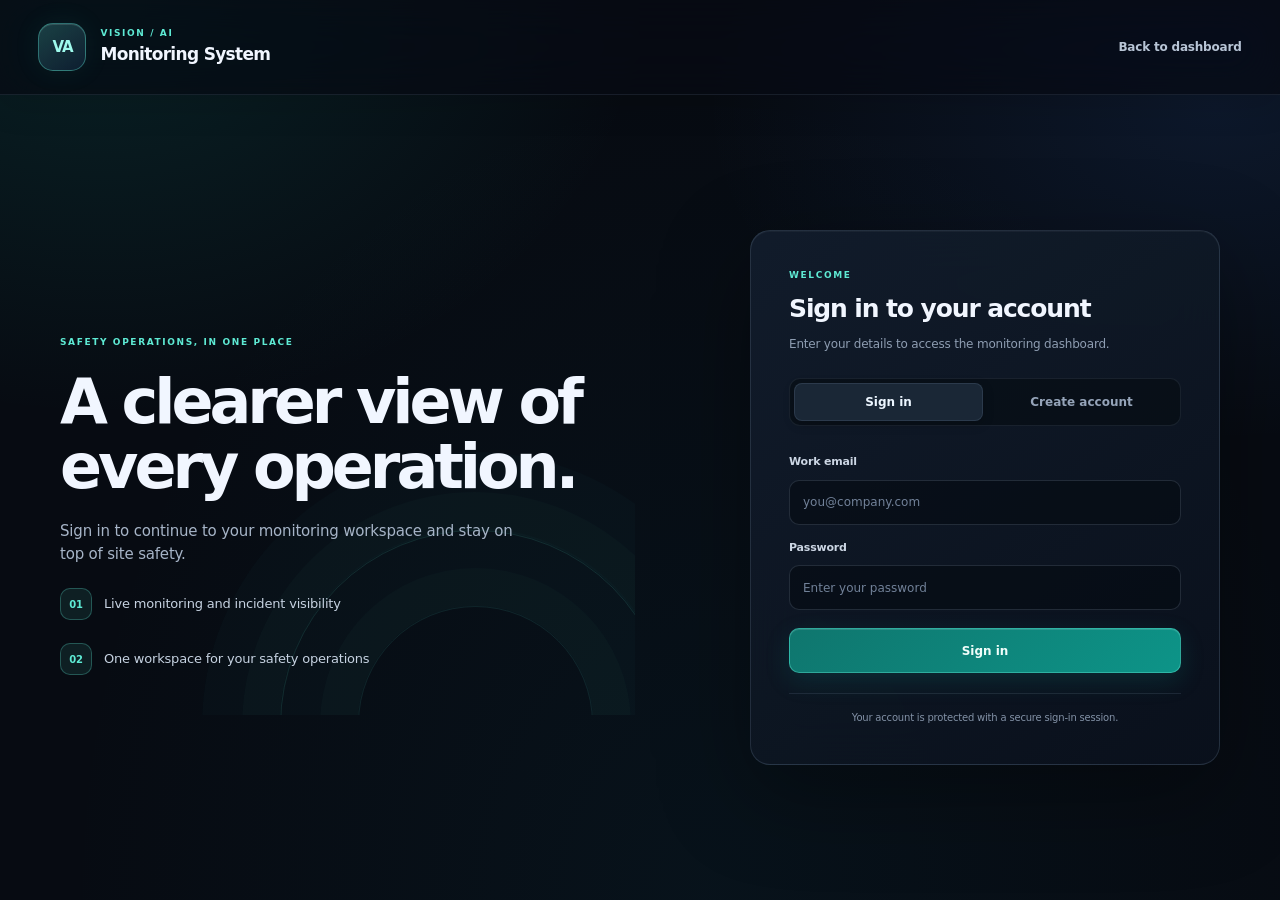
<file: frontend/auth.html>
<!DOCTYPE html>
<html lang="en">

<head>
    <meta charset="UTF-8">
    <meta name="viewport" content="width=device-width, initial-scale=1.0">
    <meta name="theme-color" content="#0a0d13">
    <title>Sign in | Vision-AI Monitoring System</title>
    <link rel="stylesheet" href="css/style.css">
</head>

<body class="auth-page">
    <header class="header">
        <div class="header-content">
            <a class="auth-brand" href="index.html" aria-label="Vision-AI Monitoring System home">
                <span class="brand-mark" aria-hidden="true">VA</span>
                <span class="brand-copy">
                    <span class="eyebrow">VISION / AI</span>
                    <span class="auth-brand-title">Monitoring System</span>
                </span>
            </a>
            <a class="auth-back-link" href="index.html">Back to dashboard</a>
        </div>
    </header>

    <main class="auth-layout">
        <section class="auth-intro" aria-labelledby="auth-intro-title">
            <p class="eyebrow">SAFETY OPERATIONS, IN ONE PLACE</p>
            <h1 id="auth-intro-title">A clearer view of every operation.</h1>
            <p>Sign in to continue to your monitoring workspace and stay on top of site safety.</p>
            <div class="auth-feature">
                <span class="auth-feature-mark" aria-hidden="true">01</span>
                <span>Live monitoring and incident visibility</span>
            </div>
            <div class="auth-feature">
                <span class="auth-feature-mark" aria-hidden="true">02</span>
                <span>One workspace for your safety operations</span>
            </div>
            <div class="auth-orbit auth-orbit-one" aria-hidden="true"></div>
            <div class="auth-orbit auth-orbit-two" aria-hidden="true"></div>
        </section>

        <section class="auth-card" aria-labelledby="auth-title">
            <div class="auth-card-heading">
                <p class="eyebrow">WELCOME</p>
                <h2 id="auth-title">Sign in to your account</h2>
                <p id="auth-description">Enter your details to access the monitoring dashboard.</p>
            </div>

            <div class="auth-tabs" role="tablist" aria-label="Account access">
                <button id="login-tab" class="auth-tab is-active" type="button" role="tab"
                    aria-selected="true" aria-controls="login-panel" data-auth-mode="login">
                    Sign in
                </button>
                <button id="register-tab" class="auth-tab" type="button" role="tab"
                    aria-selected="false" aria-controls="register-panel" data-auth-mode="register" tabindex="-1">
                    Create account
                </button>
            </div>

            <form id="login-panel" class="auth-form" role="tabpanel" tabindex="0" aria-labelledby="login-tab">
                <label for="login-email">Work email</label>
                <input id="login-email" name="email" type="email" autocomplete="username"
                    placeholder="you@company.com" required>

                <div class="auth-label-row">
                    <label for="login-password">Password</label>
                </div>
                <input id="login-password" name="password" type="password" autocomplete="current-password"
                    placeholder="Enter your password" required>

                <button class="auth-submit" type="submit">Sign in</button>
            </form>

            <form id="register-panel" class="auth-form" role="tabpanel" tabindex="0"
                aria-labelledby="register-tab" hidden>
                <label for="register-name">Full name</label>
                <input id="register-name" name="name" type="text" autocomplete="name"
                    placeholder="Your name" required>

                <label for="register-email">Work email</label>
                <input id="register-email" name="email" type="email" autocomplete="email"
                    placeholder="you@company.com" required>

                <label for="register-password">Password</label>
                <input id="register-password" name="password" type="password" autocomplete="new-password"
                    minlength="8" placeholder="At least 8 characters" required>

                <label for="register-confirm-password">Confirm password</label>
                <input id="register-confirm-password" name="confirmPassword" type="password"
                    autocomplete="new-password" minlength="8" placeholder="Re-enter your password" required>

                <button class="auth-submit" type="submit">Create account</button>
            </form>

            <p id="auth-status" class="auth-status" role="status" aria-live="polite" hidden></p>
            <p class="auth-service-note">Your account is protected with a secure sign-in session.</p>
        </section>
    </main>

    <script src="js/auth.js"></script>
</body>

</html>
</file>
<file: frontend/css/style.css>
* {
    box-sizing: border-box;
    margin: 0;
    padding: 0;
}


:root {
    color-scheme: dark;
    --page: #0a0d13;
    --surface: #111722;
    --surface-raised: #161e2b;
    --surface-soft: #0e141e;
    --line: rgba(162, 179, 204, 0.14);
    --line-strong: rgba(162, 179, 204, 0.23);
    --ink: #edf2fa;
    --muted: #8b98ab;
    --accent: #43d3c2;
    --accent-strong: #147f79;
    --accent-hover: #19968d;
    --accent-soft: rgba(67, 211, 194, 0.11);
    --accent-line: rgba(67, 211, 194, 0.3);
    --danger: #f49a9e;
    --danger-soft: rgba(240, 120, 125, 0.1);
    --danger-line: rgba(240, 120, 125, 0.27);
    --shadow: 0 24px 70px rgba(0, 0, 0, 0.28);
}


body {
    min-height: 100vh;
    color: var(--ink);
    background:
        radial-gradient(ellipse at 12% -10%, rgba(48, 113, 123, 0.19), transparent 42%),
        radial-gradient(ellipse at 95% 38%, rgba(45, 138, 127, 0.09), transparent 34%),
        var(--page);
    font-family: Inter, ui-sans-serif, system-ui, -apple-system, BlinkMacSystemFont, "Segoe UI", sans-serif;
    line-height: 1.5;
    -webkit-font-smoothing: antialiased;
}


button {
    font: inherit;
}


.header {
    border-bottom: 1px solid var(--line);
    background: rgba(10, 13, 19, 0.82);
    -webkit-backdrop-filter: blur(18px);
    backdrop-filter: blur(18px);
}


.header-content {
    display: flex;
    align-items: center;
    gap: 15px;
    max-width: 1760px;
    min-height: 88px;
    margin: 0 auto;
    padding: 16px 28px;
}


.brand-mark {
    display: grid;
    width: 44px;
    height: 44px;
    flex: 0 0 44px;
    place-items: center;
    border: 1px solid var(--accent-line);
    border-radius: 13px;
    background: linear-gradient(145deg, rgba(67, 211, 194, 0.2), rgba(67, 211, 194, 0.05));
    color: #79e8db;
    font-size: 15px;
    font-weight: 800;
    letter-spacing: -0.06em;
}


.brand-copy h1 {
    margin-top: 1px;
    font-size: 17px;
    font-weight: 680;
    letter-spacing: -0.025em;
    line-height: 1.3;
}


.brand-copy > p:last-child {
    margin-top: 3px;
    color: var(--muted);
    font-size: 12px;
}


.eyebrow {
    color: #9ba8bb;
    font-size: 10px;
    font-weight: 750;
    letter-spacing: 0.14em;
    line-height: 1.4;
}


.brand-copy .eyebrow {
    color: #70dcd0;
}


.header-badge,
.feed-label {
    display: inline-flex;
    align-items: center;
    gap: 9px;
    border: 1px solid var(--line);
    border-radius: 999px;
    color: #b7c2d2;
    font-size: 11px;
    font-weight: 600;
}


.header-badge {
    margin-left: auto;
    padding: 8px 12px;
    background: rgba(255, 255, 255, 0.025);
}


.header-auth-links {
    display: flex;
    align-items: center;
    gap: 8px;
    margin-left: 6px;
}


.header-auth-links a {
    padding: 8px 11px;
    border: 1px solid transparent;
    border-radius: 8px;
    color: #c5d0df;
    font-size: 12px;
    font-weight: 650;
    text-decoration: none;
    white-space: nowrap;
}


.header-auth-links a:hover {
    color: var(--ink);
    background: rgba(255, 255, 255, 0.05);
}


.header-auth-links .header-auth-primary {
    border-color: var(--accent-line);
    background: var(--accent-soft);
    color: #9ae8df;
}


.header-auth-links .header-auth-primary:hover {
    background: rgba(67, 211, 194, 0.18);
}

.header-auth-links #account-name {
    max-width: 230px;
    overflow: hidden;
    color: #b7c5d7;
    font-size: 11px;
    text-overflow: ellipsis;
    white-space: nowrap;
}

.header-auth-links #logout-button {
    padding: 8px 11px;
    border: 1px solid var(--line-strong);
    border-radius: 8px;
    background: rgba(255, 255, 255, 0.035);
    color: #c5d0df;
    cursor: pointer;
    font: inherit;
    font-size: 11px;
    font-weight: 650;
}


.header-indicator,
.feed-indicator {
    width: 7px;
    height: 7px;
    border-radius: 50%;
    background: #75869a;
}


.container {
    display: grid;
    grid-template-columns: minmax(0, 1.7fr) minmax(370px, 0.9fr);
    align-items: start;
    max-width: 1760px;
    gap: 24px;
    margin: 0 auto;
    padding: 30px clamp(24px, 3vw, 52px) 56px;
}


.dashboard-sidebar {
    display: grid;
    min-width: 0;
    gap: 18px;
}


.monitoring-section,
.incidents-section,
.stat-card {
    border: 1px solid var(--line);
    border-radius: 16px;
    background: linear-gradient(145deg, rgba(20, 28, 40, 0.96), rgba(15, 21, 31, 0.96));
    box-shadow: var(--shadow);
}


.monitoring-section,
.incidents-section {
    padding: 24px;
}


.section-heading,
.incidents-heading {
    display: flex;
    align-items: center;
    justify-content: space-between;
    gap: 18px;
}


.monitoring-heading {
    margin-bottom: 18px;
}


.section-heading h2,
.incidents-heading h2 {
    margin-top: 5px;
    font-size: 19px;
    font-weight: 680;
    letter-spacing: -0.035em;
}


.section-description {
    margin-top: 4px;
    color: var(--muted);
    font-size: 12px;
}


.feed-label {
    flex: 0 0 auto;
    padding: 7px 11px;
    border-color: var(--accent-line);
    background: var(--accent-soft);
    color: #9ae8df;
}


.video-wrapper {
    position: relative;
    width: 100%;
    overflow: hidden;
    border: 1px solid var(--line-strong);
    border-radius: 11px;
    background:
        radial-gradient(ellipse at center, rgba(36, 49, 67, 0.3), transparent 62%),
        #080b10;
}


.video-wrapper img {
    display: block;
    width: 100%;
    max-height: 600px;
    object-fit: contain;
}


#zone-canvas {
    position: absolute;
    top: 0;
    left: 0;
    width: 100%;
    height: 100%;
    cursor: crosshair;
}


.zone-footer {
    display: flex;
    align-items: center;
    justify-content: space-between;
    gap: 14px;
    margin-top: 15px;
}


.zone-controls {
    display: flex;
    flex-wrap: wrap;
    gap: 9px;
}


.zone-controls button,
.delete-all-incidents-button,
.delete-incident-button,
.load-more-button {
    min-height: 38px;
    border: 1px solid var(--line-strong);
    border-radius: 8px;
    color: var(--ink);
    cursor: pointer;
    font-size: 12px;
    font-weight: 650;
    transition: border-color 150ms ease, background-color 150ms ease, transform 150ms ease;
}


.zone-controls button {
    padding: 8px 13px;
}


#save-zone {
    border-color: rgba(67, 211, 194, 0.58);
    background: var(--accent-strong);
    color: white;
}


#save-zone:hover,
#clear-zone:hover,
.delete-all-incidents-button:hover:not(:disabled),
.delete-incident-button:hover:not(:disabled),
.load-more-button:hover {
    transform: translateY(-1px);
}


#save-zone:hover {
    background: var(--accent-hover);
}


#clear-zone {
    background: rgba(255, 255, 255, 0.035);
}


#clear-zone:hover {
    border-color: var(--line-strong);
    background: rgba(255, 255, 255, 0.08);
}


#zone-status {
    min-height: 18px;
    color: #a9b6c8;
    font-size: 12px;
    text-align: right;
}


.statistics {
    display: grid;
    grid-template-columns: repeat(2, minmax(0, 1fr));
    gap: 12px;
}


.stat-card {
    position: relative;
    min-height: 136px;
    padding: 17px;
    overflow: hidden;
}


.stat-card::after {
    position: absolute;
    right: -36px;
    bottom: -78px;
    width: 170px;
    height: 170px;
    border: 1px solid rgba(67, 211, 194, 0.1);
    border-radius: 50%;
    content: "";
    pointer-events: none;
}


.stat-topline {
    display: flex;
    align-items: center;
    justify-content: space-between;
}


.stat-icon {
    display: grid;
    width: 31px;
    height: 31px;
    place-items: center;
    border: 1px solid var(--line);
    border-radius: 9px;
    color: #b6c2d2;
    font-size: 13px;
    font-weight: 750;
}


.open-stat .stat-icon {
    border-color: var(--danger-line);
    background: var(--danger-soft);
    color: var(--danger);
}


.stat-card h2 {
    margin-top: 12px;
    font-size: 34px;
    font-weight: 720;
    letter-spacing: -0.06em;
    line-height: 1;
    font-variant-numeric: tabular-nums;
}


.open-stat h2 {
    color: var(--danger);
}


.stat-label {
    margin-top: 7px;
    color: var(--muted);
    font-size: 12px;
}


.incidents-heading {
    margin-bottom: 17px;
}


#incident-list {
    max-height: min(64vh, 760px);
    overflow-y: auto;
    overscroll-behavior: contain;
    scrollbar-color: rgba(162, 179, 204, 0.28) transparent;
    scrollbar-width: thin;
}


#incident-list::-webkit-scrollbar {
    width: 6px;
}


#incident-list::-webkit-scrollbar-thumb {
    border-radius: 999px;
    background: rgba(162, 179, 204, 0.28);
}


.delete-all-incidents-button {
    padding: 0 12px;
    border-color: var(--danger-line);
    background: var(--danger-soft);
    color: var(--danger);
}


.delete-all-incidents-button:hover:not(:disabled) {
    border-color: rgba(240, 120, 125, 0.55);
    background: rgba(240, 120, 125, 0.18);
}


.delete-all-incidents-button:disabled {
    cursor: not-allowed;
    opacity: 0.45;
}


.incident-card {
    margin-top: 11px;
    padding: 18px;
    border: 1px solid var(--line);
    border-radius: 12px;
    background: linear-gradient(145deg, rgba(23, 32, 45, 0.9), rgba(17, 24, 35, 0.9));
    transition: border-color 150ms ease, background-color 150ms ease;
}


.incident-card:hover {
    border-color: var(--line-strong);
}


.incident-header {
    display: flex;
    align-items: center;
    justify-content: space-between;
    gap: 14px;
    margin-bottom: 13px;
}


.incident-header h3 {
    font-size: 14px;
    font-weight: 660;
    letter-spacing: -0.015em;
}


.incident-actions {
    display: flex;
    align-items: center;
    flex: 0 0 auto;
    gap: 9px;
}


.status {
    padding: 5px 9px;
    border: 1px solid var(--danger-line);
    border-radius: 999px;
    background: var(--danger-soft);
    color: var(--danger);
    font-size: 10px;
    font-weight: 700;
    line-height: 1.2;
    text-transform: capitalize;
}


.delete-incident-button {
    min-height: 29px;
    padding: 4px 9px;
    border-color: var(--line);
    background: rgba(255, 255, 255, 0.025);
    color: #aeb9c9;
    font-size: 11px;
}


.delete-incident-button:hover:not(:disabled) {
    border-color: var(--danger-line);
    background: var(--danger-soft);
    color: #f49a9e;
}


.delete-incident-button:disabled {
    cursor: wait;
    opacity: 0.55;
}


.incident-details {
    display: grid;
    grid-template-columns: repeat(2, minmax(0, 1fr));
    gap: 8px 16px;
}


.incident-details p,
.evidence p {
    color: #a9b5c6;
    font-size: 12px;
    overflow-wrap: anywhere;
}


.incident-details strong,
.evidence strong {
    color: #d9e0eb;
    font-weight: 620;
}


.evidence {
    display: grid;
    gap: 6px;
    margin-top: 14px;
    padding-top: 12px;
    border-top: 1px solid var(--line);
    overflow-wrap: anywhere;
}


.load-more-button {
    display: flex;
    align-items: center;
    justify-content: center;
    gap: 9px;
    width: 100%;
    margin-top: 14px;
    padding: 9px 14px;
    background: rgba(255, 255, 255, 0.035);
    color: #c3cddd;
}


.load-more-button:hover {
    border-color: var(--line-strong);
    background: rgba(255, 255, 255, 0.07);
}


.load-more-button:disabled {
    cursor: wait;
    opacity: 0.65;
}


.load-more-button[hidden] {
    display: none;
}


.load-more-arrow {
    color: var(--accent);
    font-size: 17px;
    line-height: 1;
}


.empty,
.error,
.loading-message {
    padding: 28px 16px;
    color: var(--muted);
    font-size: 13px;
    text-align: center;
}


.error {
    color: var(--danger);
}


:focus-visible {
    outline: 2px solid var(--accent);
    outline-offset: 3px;
}


@media (max-width: 1050px) {
    .container {
        grid-template-columns: minmax(0, 1fr);
    }

    .dashboard-sidebar {
        grid-template-columns: minmax(0, 0.75fr) minmax(0, 1.5fr);
        align-items: start;
    }

    #incident-list {
        max-height: 620px;
    }
}


@media (max-width: 700px) {
    .header-content {
        min-height: 78px;
        padding: 13px 18px;
    }

    .header-badge {
        padding: 7px 9px;
        font-size: 10px;
    }

    .container {
        gap: 16px;
        padding: 20px 18px 40px;
    }

    .dashboard-sidebar {
        grid-template-columns: minmax(0, 1fr);
    }

    .monitoring-section,
    .incidents-section {
        padding: 19px;
    }

    .stat-card {
        min-height: 132px;
        padding: 17px;
    }
}


@media (max-width: 500px) {
    .header-content {
        gap: 11px;
    }

    .brand-mark {
        width: 39px;
        height: 39px;
        flex-basis: 39px;
        border-radius: 11px;
    }

    .brand-copy h1 {
        font-size: 15px;
    }

    .brand-copy > p:last-child {
        max-width: 210px;
        font-size: 10px;
    }

    .header-badge {
        gap: 6px;
        padding: 6px 8px;
        font-size: 0;
    }

    .header-indicator {
        width: 8px;
        height: 8px;
    }

    .container {
        padding: 15px 12px 32px;
    }

    .monitoring-section,
    .incidents-section {
        padding: 16px;
        border-radius: 13px;
    }

    .monitoring-heading {
        align-items: flex-start;
    }

    .section-heading h2,
    .incidents-heading h2 {
        font-size: 17px;
    }

    .section-description {
        max-width: 265px;
        font-size: 11px;
    }

    .feed-label {
        gap: 6px;
        padding: 6px 8px;
        font-size: 10px;
    }

    .statistics {
        gap: 10px;
    }

    .stat-card {
        min-height: 122px;
        padding: 14px;
        border-radius: 13px;
    }

    .stat-card h2 {
        font-size: 30px;
    }

    .stat-topline .eyebrow {
        font-size: 8px;
    }

    .stat-icon {
        width: 27px;
        height: 27px;
    }

    .stat-label {
        font-size: 10px;
    }

    .incident-card {
        padding: 14px;
    }

    .incident-header {
        align-items: flex-start;
    }

    .incident-header h3 {
        font-size: 12px;
    }

    .incident-actions {
        gap: 6px;
    }

    .status {
        padding: 4px 7px;
        font-size: 9px;
    }

    .delete-incident-button {
        min-height: 27px;
        padding: 3px 7px;
        font-size: 10px;
    }

    .incident-details {
        grid-template-columns: 1fr;
        gap: 6px;
    }

    .incident-details p,
    .evidence p {
        font-size: 11px;
    }

    .zone-footer {
        align-items: flex-start;
        flex-direction: column;
    }

    #zone-status {
        text-align: left;
    }
}



.camera-toolbar {
    display: flex;
    align-items: center;
    flex-wrap: wrap;
    gap: 10px;
    margin: 0 0 14px;
    padding: 12px 13px;
    border: 1px solid var(--line);
    border-radius: 10px;
    background: rgba(255, 255, 255, 0.025);
}

.camera-toolbar label {
    color: #b9c5d6;
    font-size: 12px;
    font-weight: 650;
}

#camera-source {
    min-height: 38px;
    min-width: 190px;
    padding: 8px 34px 8px 11px;
    border: 1px solid var(--line-strong);
    border-radius: 8px;
    background: var(--surface-raised);
    color: var(--ink);
    font: inherit;
    font-size: 12px;
}

#camera-source-status {
    margin-left: auto;
    color: var(--muted);
    font-size: 11px;
}

@media (max-width: 700px) {
    .camera-toolbar {
        align-items: stretch;
        flex-direction: column;
    }

    #camera-source {
        width: 100%;
    }

    #camera-source-status {
        margin-left: 0;
    }
}

@media (prefers-reduced-motion: reduce) {
    *,
    *::before,
    *::after {
        scroll-behavior: auto !important;
        transition-duration: 0.01ms !important;
    }
}

.camera-toolbar {
    display: flex;
    flex-wrap: wrap;
    align-items: center;
    gap: 10px;
    margin-bottom: 14px;
}

.camera-toolbar select,
#reconnect-camera {
    min-height: 36px;
    padding: 7px 11px;
    border: 1px solid var(--line-strong);
    border-radius: 8px;
    background: var(--surface-raised);
    color: var(--ink);
    font: inherit;
    font-size: 12px;
}

#reconnect-camera {
    cursor: pointer;
}

.connection-status {
    padding: 5px 9px;
    border: 1px solid var(--line);
    border-radius: 999px;
    font-size: 11px;
    font-weight: 700;
}

.status-connected {
    color: #79e8a4;
    background: rgba(60, 190, 110, 0.12);
    border-color: rgba(60, 190, 110, 0.35);
}

.status-connecting,
.status-reconnecting {
    color: #f2cb78;
    background: rgba(230, 180, 60, 0.12);
    border-color: rgba(230, 180, 60, 0.35);
}

.status-disconnected,
.status-error,
.status-unavailable {
    color: var(--danger);
    background: var(--danger-soft);
    border-color: var(--danger-line);
}



/* =========================================================
   VISION-AI / COMMAND DECK VISUAL REFRESH
   Keeps existing IDs and behavior intact.
   ========================================================= */

:root {
    color-scheme: dark;
    --page: #070b12;
    --surface: rgba(15, 23, 36, 0.78);
    --surface-raised: rgba(22, 33, 49, 0.88);
    --surface-soft: rgba(11, 18, 29, 0.72);
    --line: rgba(164, 190, 220, 0.12);
    --line-strong: rgba(164, 190, 220, 0.22);
    --ink: #f1f6ff;
    --muted: #8e9db2;
    --accent: #5eead4;
    --accent-strong: #0f766e;
    --accent-hover: #14b8a6;
    --accent-soft: rgba(94, 234, 212, 0.09);
    --accent-line: rgba(94, 234, 212, 0.28);
    --danger: #fb7185;
    --danger-soft: rgba(251, 113, 133, 0.09);
    --danger-line: rgba(251, 113, 133, 0.26);
    --shadow: 0 22px 70px rgba(0, 0, 0, 0.28);
}

html {
    scroll-behavior: smooth;
    background: var(--page);
}

body {
    color: var(--ink);
    background:
        radial-gradient(ellipse at 8% 0%, rgba(20, 184, 166, 0.13), transparent 34rem),
        radial-gradient(ellipse at 95% 12%, rgba(59, 130, 246, 0.11), transparent 32rem),
        radial-gradient(ellipse at 55% 100%, rgba(14, 116, 144, 0.07), transparent 40rem),
        var(--page);
    background-attachment: fixed;
    font-family: Inter, ui-sans-serif, system-ui, -apple-system, BlinkMacSystemFont, "Segoe UI", sans-serif;
    letter-spacing: -0.012em;
}

button,
select {
    -webkit-tap-highlight-color: transparent;
}

button {
    transition:
        transform 160ms ease,
        border-color 160ms ease,
        background 160ms ease,
        box-shadow 160ms ease,
        opacity 160ms ease;
}

button:active:not(:disabled) {
    transform: translateY(1px) scale(0.99);
}

.header {
    position: relative;
    z-index: 5;
    border-bottom: 1px solid rgba(164, 190, 220, 0.11);
    background: rgba(7, 11, 18, 0.72);
    backdrop-filter: blur(24px) saturate(145%);
    -webkit-backdrop-filter: blur(24px) saturate(145%);
    box-shadow: 0 10px 35px rgba(0, 0, 0, 0.12);
}

.header-content {
    max-width: 1840px;
    min-height: 94px;
    padding: 18px clamp(18px, 3vw, 48px);
    gap: 16px;
}

.brand-mark {
    position: relative;
    width: 48px;
    height: 48px;
    flex-basis: 48px;
    border-radius: 15px;
    border: 1px solid rgba(94, 234, 212, 0.38);
    background:
        linear-gradient(145deg, rgba(94, 234, 212, 0.2), rgba(59, 130, 246, 0.07)),
        rgba(13, 25, 37, 0.8);
    color: #9ffbed;
    box-shadow: inset 0 1px 0 rgba(255,255,255,0.12), 0 0 28px rgba(45, 212, 191, 0.08);
    letter-spacing: -0.08em;
}

.brand-copy h1 {
    font-size: clamp(16px, 1.5vw, 19px);
    font-weight: 720;
    letter-spacing: -0.045em;
}

.brand-copy > p:last-child {
    font-size: 12px;
    color: #91a0b6;
}

.eyebrow {
    font-size: 9px;
    letter-spacing: 0.18em;
    color: #9aaac0;
}

.brand-copy .eyebrow {
    color: var(--accent);
}

.header-badge,
.feed-label {
    border-radius: 999px;
    border-color: var(--line-strong);
    background: rgba(17, 28, 42, 0.72);
    color: #c4d0e0;
    box-shadow: inset 0 1px 0 rgba(255,255,255,0.035);
}

.header-badge {
    padding: 9px 13px;
}

.header-indicator,
.feed-indicator {
    position: relative;
    width: 7px;
    height: 7px;
    background: var(--accent);
    box-shadow: 0 0 12px rgba(94, 234, 212, 0.7);
}

.header-indicator::after,
.feed-indicator::after {
    position: absolute;
    inset: -4px;
    border: 1px solid rgba(94, 234, 212, 0.28);
    border-radius: inherit;
    content: "";
}

.container {
    max-width: 1840px;
    grid-template-columns: minmax(0, 1.62fr) minmax(350px, 0.88fr);
    gap: clamp(16px, 1.8vw, 28px);
    padding: clamp(20px, 2.5vw, 38px) clamp(18px, 3vw, 48px) 56px;
}

.dashboard-sidebar {
    gap: 18px;
}

.monitoring-section,
.incidents-section,
.stat-card {
    position: relative;
    border: 1px solid rgba(164, 190, 220, 0.14);
    border-radius: 20px;
    background:
        linear-gradient(145deg, rgba(18, 29, 44, 0.86), rgba(10, 17, 28, 0.82));
    box-shadow: var(--shadow), inset 0 1px 0 rgba(255,255,255,0.035);
    backdrop-filter: blur(22px) saturate(130%);
    -webkit-backdrop-filter: blur(22px) saturate(130%);
}

.monitoring-section,
.incidents-section {
    padding: clamp(18px, 2vw, 28px);
}

.section-heading h2,
.incidents-heading h2 {
    font-size: clamp(18px, 1.4vw, 21px);
    font-weight: 730;
    letter-spacing: -0.045em;
}

.section-description {
    color: #91a0b5;
    font-size: 12px;
}

.feed-label {
    border-color: rgba(94, 234, 212, 0.22);
    background: rgba(45, 212, 191, 0.08);
    color: #a5f3e8;
    padding: 8px 12px;
    font-weight: 700;
    letter-spacing: 0.02em;
}

.camera-toolbar {
    gap: 12px;
    margin-bottom: 16px;
    padding: 12px 14px;
    border: 1px solid rgba(164, 190, 220, 0.12);
    border-radius: 14px;
    background: rgba(7, 13, 22, 0.55);
    box-shadow: inset 0 1px 0 rgba(255,255,255,0.025);
}

.camera-toolbar label {
    color: #c7d3e2;
    font-size: 11px;
    letter-spacing: 0.01em;
}

#camera-source,
.camera-toolbar select,
#reconnect-camera {
    min-height: 39px;
    border: 1px solid rgba(164, 190, 220, 0.17);
    border-radius: 10px;
    background: rgba(22, 34, 50, 0.9);
    color: var(--ink);
    font-size: 12px;
    outline: none;
}

#camera-source {
    min-width: 205px;
    padding: 8px 36px 8px 12px;
}

#camera-source:focus-visible,
.camera-toolbar select:focus-visible {
    border-color: var(--accent);
    box-shadow: 0 0 0 3px rgba(94, 234, 212, 0.1);
}

#reconnect-camera {
    padding: 8px 13px;
    cursor: pointer;
}

#reconnect-camera:hover {
    border-color: rgba(94, 234, 212, 0.35);
    background: rgba(45, 212, 191, 0.09);
}

#camera-source-status {
    color: #8394aa;
    font-size: 11px;
}

.connection-status {
    padding: 6px 10px;
    border-radius: 999px;
    font-size: 10px;
    letter-spacing: 0.025em;
}

.status-connected {
    color: #86efac;
    background: rgba(34, 197, 94, 0.09);
    border-color: rgba(74, 222, 128, 0.24);
}

.status-connecting,
.status-reconnecting {
    color: #fcd34d;
    background: rgba(245, 158, 11, 0.09);
    border-color: rgba(245, 158, 11, 0.23);
}

.status-disconnected,
.status-error,
.status-unavailable {
    color: #fda4af;
    background: rgba(251, 113, 133, 0.09);
    border-color: rgba(251, 113, 133, 0.24);
}

.video-wrapper {
    border: 1px solid rgba(148, 180, 210, 0.2);
    border-radius: 15px;
    background: #03060b;
    box-shadow: 0 12px 38px rgba(0,0,0,0.25), inset 0 0 0 1px rgba(255,255,255,0.025);
}

.video-wrapper img {
    max-height: min(68vh, 760px);
}

.zone-footer {
    margin-top: 16px;
    align-items: center;
}

.zone-controls {
    gap: 10px;
}

.zone-controls button,
.delete-all-incidents-button,
.delete-incident-button,
.load-more-button {
    min-height: 39px;
    border-radius: 10px;
    font-size: 11px;
    letter-spacing: 0.005em;
}

.zone-controls button {
    padding: 9px 15px;
}

#save-zone {
    border-color: rgba(94, 234, 212, 0.35);
    background: linear-gradient(135deg, #0f766e, #0d9488);
    color: #f0fdfa;
    box-shadow: 0 5px 18px rgba(13, 148, 136, 0.18), inset 0 1px 0 rgba(255,255,255,0.12);
}

#save-zone:hover {
    border-color: rgba(94, 234, 212, 0.62);
    background: linear-gradient(135deg, #0d9488, #14b8a6);
    box-shadow: 0 7px 24px rgba(13, 148, 136, 0.23);
}

#clear-zone {
    border-color: var(--line);
    background: rgba(148, 163, 184, 0.06);
    color: #cbd5e1;
}

#clear-zone:hover {
    border-color: var(--line-strong);
    background: rgba(148, 163, 184, 0.12);
}

#zone-status {
    color: #91a0b5;
    font-size: 11px;
}

.statistics {
    gap: 12px;
}

.stat-card {
    min-height: 145px;
    padding: 19px;
    overflow: hidden;
}

.stat-card::before {
    position: absolute;
    top: 0;
    left: 18px;
    right: 18px;
    height: 1px;
    background: linear-gradient(90deg, transparent, rgba(94, 234, 212, 0.42), transparent);
    content: "";
    pointer-events: none;
}

.stat-card::after {
    right: -48px;
    bottom: -100px;
    width: 190px;
    height: 190px;
    border-color: rgba(94, 234, 212, 0.08);
    box-shadow: 0 0 50px rgba(45, 212, 191, 0.035);
}

.open-stat::before {
    background: linear-gradient(90deg, transparent, rgba(251, 113, 133, 0.48), transparent);
}

.stat-icon {
    width: 33px;
    height: 33px;
    border-radius: 11px;
    background: rgba(148, 163, 184, 0.06);
}

.open-stat .stat-icon {
    border-color: var(--danger-line);
    background: var(--danger-soft);
    color: var(--danger);
}

.stat-card h2 {
    margin-top: 15px;
    font-size: clamp(30px, 3vw, 38px);
    font-weight: 760;
    letter-spacing: -0.075em;
}

.total-stat h2 {
    color: #eff6ff;
}

.open-stat h2 {
    color: #fda4af;
}

.stat-label {
    color: #91a0b5;
    font-size: 11px;
}

.incidents-section {
    min-height: 300px;
}

.incidents-heading {
    margin-bottom: 19px;
}

.delete-all-incidents-button {
    padding: 0 12px;
    border-color: rgba(251, 113, 133, 0.22);
    background: rgba(251, 113, 133, 0.07);
    color: #fda4af;
}

.delete-all-incidents-button:hover:not(:disabled) {
    border-color: rgba(251, 113, 133, 0.45);
    background: rgba(251, 113, 133, 0.13);
}

#incident-list {
    max-height: min(68vh, 820px);
    padding: 1px 3px 4px 1px;
    scrollbar-color: rgba(148, 163, 184, 0.25) transparent;
}

.incident-card {
    position: relative;
    margin-top: 12px;
    padding: 17px;
    border: 1px solid rgba(164, 190, 220, 0.13);
    border-left-width: 3px !important;
    border-radius: 14px;
    background: rgba(13, 22, 34, 0.66);
    box-shadow: inset 0 1px 0 rgba(255,255,255,0.025);
    transition: transform 160ms ease, border-color 160ms ease, background 160ms ease;
}

.incident-card:first-child {
    margin-top: 0;
}

.incident-card:hover {
    transform: translateY(-1px);
    border-color: rgba(164, 190, 220, 0.25);
    background: rgba(17, 28, 43, 0.82);
}

.incident-header {
    align-items: flex-start;
    gap: 12px;
    margin-bottom: 14px;
}

.incident-header h3 {
    min-width: 0;
    font-size: 13px;
    font-weight: 700;
    line-height: 1.45;
    letter-spacing: -0.02em;
}

.incident-actions {
    gap: 7px;
}

.status {
    padding: 5px 8px;
    border-radius: 999px;
    font-size: 9px;
    letter-spacing: 0.03em;
    white-space: nowrap;
}

.delete-incident-button {
    min-height: 28px;
    padding: 4px 9px;
    border-radius: 8px;
    background: rgba(148, 163, 184, 0.05);
    font-size: 10px;
}

.incident-details {
    gap: 9px 13px;
}

.incident-details p,
.evidence p {
    color: #95a5ba;
    font-size: 11px;
    line-height: 1.55;
}

.incident-details strong,
.evidence strong {
    color: #d9e5f4;
    font-weight: 650;
}

.evidence {
    gap: 7px;
    margin-top: 14px;
    padding-top: 12px;
    border-top: 1px solid rgba(164, 190, 220, 0.1);
}

.load-more-button {
    border-color: rgba(164, 190, 220, 0.14);
    background: rgba(148, 163, 184, 0.05);
    color: #c8d4e4;
}

.load-more-button:hover {
    border-color: rgba(94, 234, 212, 0.25);
    background: rgba(45, 212, 191, 0.06);
}

.load-more-arrow {
    color: var(--accent);
}

.empty,
.error,
.loading-message {
    padding: 32px 16px;
    color: #91a0b5;
    font-size: 12px;
}

.error {
    color: #fda4af;
}

:focus-visible {
    outline: 2px solid #5eead4;
    outline-offset: 3px;
}

@media (min-width: 1500px) {
    .container {
        grid-template-columns: minmax(0, 1.7fr) minmax(390px, 0.8fr);
    }

    .monitoring-section,
    .incidents-section {
        border-radius: 22px;
    }
}

@media (max-width: 1050px) {
    .container {
        grid-template-columns: minmax(0, 1fr);
    }

    .dashboard-sidebar {
        grid-template-columns: minmax(0, 0.8fr) minmax(0, 1.5fr);
        align-items: start;
    }

    #incident-list {
        max-height: 600px;
    }
}

@media (max-width: 700px) {
    .header-content {
        min-height: 78px;
        padding: 13px 16px;
    }

    .brand-mark {
        width: 41px;
        height: 41px;
        flex-basis: 41px;
        border-radius: 13px;
    }

    .header-badge {
        padding: 7px 9px;
        font-size: 10px;
    }

    .container {
        gap: 15px;
        padding: 18px 13px 32px;
    }

    .dashboard-sidebar {
        grid-template-columns: minmax(0, 1fr);
    }

    .monitoring-section,
    .incidents-section {
        padding: 17px;
        border-radius: 17px;
    }

    .camera-toolbar {
        align-items: stretch;
        flex-direction: column;
    }

    #camera-source {
        width: 100%;
        min-width: 0;
    }

    #camera-source-status {
        margin-left: 0;
    }

    .video-wrapper {
        border-radius: 11px;
    }

    .video-wrapper img {
        max-height: 55vh;
    }

    .zone-footer {
        align-items: flex-start;
        flex-direction: column;
    }

    #zone-status {
        text-align: left;
    }

    .incident-header {
        flex-wrap: wrap;
    }

    .incident-actions {
        width: 100%;
        justify-content: space-between;
    }
}

@media (max-width: 420px) {
    .brand-copy h1 {
        font-size: 14px;
    }

    .brand-copy > p:last-child {
        max-width: 185px;
        font-size: 10px;
    }

    .header-badge {
        gap: 0;
        padding: 7px;
        font-size: 0;
    }

    .statistics {
        gap: 9px;
    }

    .stat-card {
        min-height: 125px;
        padding: 14px;
        border-radius: 15px;
    }

    .stat-topline .eyebrow {
        font-size: 8px;
    }

    .stat-card h2 {
        font-size: 30px;
    }

    .stat-label {
        font-size: 10px;
    }

    .incident-card {
        padding: 13px;
    }

    .incident-details {
        grid-template-columns: 1fr;
    }

    .zone-controls {
        width: 100%;
    }

    .zone-controls button {
        flex: 1;
    }
}

@media (prefers-reduced-motion: reduce) {
    html {
        scroll-behavior: auto;
    }

    *,
    *::before,
    *::after {
        transition-duration: 0.01ms !important;
        animation-duration: 0.01ms !important;
    }
}

.header-auth-links {
    margin-left: 2px;
}

.auth-page {
    display: flex;
    flex-direction: column;
}

.auth-brand {
    display: inline-flex;
    align-items: center;
    gap: 14px;
    color: inherit;
    text-decoration: none;
}

.auth-brand .brand-copy {
    display: grid;
}

.auth-brand-title {
    margin-top: 2px;
    font-size: 17px;
    font-weight: 720;
    letter-spacing: -0.04em;
}

.auth-back-link {
    margin-left: auto;
    color: #b8c5d6;
    font-size: 12px;
    font-weight: 650;
    text-decoration: none;
}

.auth-back-link:hover {
    color: var(--accent);
}

.auth-layout {
    position: relative;
    display: grid;
    grid-template-columns: minmax(0, 1fr) minmax(360px, 470px);
    align-items: center;
    width: min(1160px, calc(100% - 48px));
    min-height: calc(100vh - 95px);
    gap: clamp(44px, 9vw, 132px);
    margin: 0 auto;
    padding: 64px 0;
}

.auth-intro {
    position: relative;
    min-height: 420px;
    padding: 56px 0 40px;
    overflow: hidden;
}

.auth-intro > .eyebrow {
    color: var(--accent);
}

.auth-intro h1 {
    position: relative;
    z-index: 1;
    max-width: 570px;
    margin-top: 20px;
    font-size: clamp(38px, 5vw, 62px);
    font-weight: 730;
    letter-spacing: -0.065em;
    line-height: 1.06;
}

.auth-intro > p:not(.eyebrow) {
    position: relative;
    z-index: 1;
    max-width: 460px;
    margin-top: 20px;
    color: #a6b4c7;
    font-size: 15px;
}

.auth-feature {
    position: relative;
    z-index: 1;
    display: flex;
    align-items: center;
    gap: 12px;
    margin-top: 23px;
    color: #c6d2e1;
    font-size: 13px;
}

.auth-feature-mark {
    display: grid;
    width: 32px;
    height: 32px;
    flex: 0 0 32px;
    place-items: center;
    border: 1px solid var(--accent-line);
    border-radius: 10px;
    background: var(--accent-soft);
    color: var(--accent);
    font-size: 10px;
    font-weight: 750;
}

.auth-orbit {
    position: absolute;
    z-index: 0;
    right: -35px;
    bottom: -205px;
    width: 390px;
    height: 390px;
    border: 1px solid rgba(94, 234, 212, 0.12);
    border-radius: 50%;
    box-shadow: 0 0 0 38px rgba(94, 234, 212, 0.018), 0 0 0 78px rgba(94, 234, 212, 0.015);
}

.auth-orbit-two {
    right: 42px;
    bottom: -126px;
    width: 235px;
    height: 235px;
    border-color: rgba(94, 234, 212, 0.1);
}

.auth-card {
    position: relative;
    z-index: 1;
    width: 100%;
    padding: clamp(25px, 4vw, 38px);
    border: 1px solid rgba(164, 190, 220, 0.16);
    border-radius: 20px;
    background: linear-gradient(145deg, rgba(18, 29, 44, 0.94), rgba(10, 17, 28, 0.94));
    box-shadow: 0 28px 90px rgba(0, 0, 0, 0.35), inset 0 1px 0 rgba(255, 255, 255, 0.04);
    backdrop-filter: blur(24px);
    -webkit-backdrop-filter: blur(24px);
}

.auth-card-heading > .eyebrow {
    color: var(--accent);
}

.auth-card-heading h2 {
    margin-top: 8px;
    font-size: 25px;
    font-weight: 720;
    letter-spacing: -0.045em;
}

.auth-card-heading > p:last-child {
    margin-top: 8px;
    color: var(--muted);
    font-size: 12px;
}

.auth-tabs {
    display: grid;
    grid-template-columns: 1fr 1fr;
    gap: 4px;
    margin: 25px 0 22px;
    padding: 4px;
    border: 1px solid rgba(164, 190, 220, 0.1);
    border-radius: 11px;
    background: rgba(5, 10, 17, 0.52);
}

.auth-tab {
    min-height: 38px;
    border: 1px solid transparent;
    border-radius: 8px;
    background: transparent;
    color: #95a4b9;
    cursor: pointer;
    font-size: 12px;
    font-weight: 650;
}

.auth-tab.is-active {
    border-color: rgba(164, 190, 220, 0.13);
    background: rgba(32, 47, 65, 0.75);
    color: #edf6ff;
    box-shadow: 0 3px 12px rgba(0, 0, 0, 0.18);
}

.auth-form {
    display: grid;
    gap: 9px;
}

.auth-form[hidden] {
    display: none;
}

.auth-form > label,
.auth-label-row label {
    margin-top: 6px;
    color: #ccd6e4;
    font-size: 11px;
    font-weight: 650;
}

.auth-form > input {
    width: 100%;
    min-height: 45px;
    padding: 10px 13px;
    border: 1px solid rgba(164, 190, 220, 0.17);
    border-radius: 10px;
    outline: none;
    background: rgba(5, 10, 17, 0.55);
    color: var(--ink);
    font: inherit;
    font-size: 12px;
    transition: border-color 160ms ease, box-shadow 160ms ease;
}

.auth-form > input::placeholder {
    color: #718198;
}

.auth-form > input:focus {
    border-color: rgba(94, 234, 212, 0.58);
    box-shadow: 0 0 0 3px rgba(94, 234, 212, 0.09);
}

.auth-label-row {
    display: flex;
    align-items: center;
    justify-content: space-between;
}

.auth-form-options {
    display: flex;
    justify-content: space-between;
    align-items: center;
    margin: 5px 0 8px;
}

.auth-checkbox {
    display: inline-flex;
    align-items: center;
    gap: 8px;
    color: #a8b5c6;
    cursor: pointer;
    font-size: 11px;
}

.auth-checkbox input {
    width: 14px;
    height: 14px;
    accent-color: var(--accent-strong);
}

.auth-submit {
    min-height: 45px;
    margin-top: 9px;
    border: 1px solid rgba(94, 234, 212, 0.42);
    border-radius: 10px;
    background: linear-gradient(135deg, #0f766e, #0d9488);
    color: #f0fdfa;
    cursor: pointer;
    font-size: 12px;
    font-weight: 720;
    box-shadow: 0 8px 24px rgba(13, 148, 136, 0.18), inset 0 1px 0 rgba(255, 255, 255, 0.12);
}

.auth-submit:hover {
    background: linear-gradient(135deg, #0d9488, #14b8a6);
    box-shadow: 0 10px 28px rgba(13, 148, 136, 0.24);
}

.auth-status {
    margin-top: 16px;
    padding: 11px 12px;
    border: 1px solid rgba(245, 158, 11, 0.24);
    border-radius: 9px;
    background: rgba(245, 158, 11, 0.07);
    color: #fcd68a;
    font-size: 11px;
}

.auth-status.is-success {
    border-color: var(--accent-line);
    background: var(--accent-soft);
    color: #a5f3e8;
}

.auth-status[hidden] {
    display: none;
}

.auth-service-note {
    margin-top: 20px;
    padding-top: 16px;
    border-top: 1px solid var(--line);
    color: #8392a7;
    font-size: 10px;
    line-height: 1.6;
    text-align: center;
}

@media (max-width: 850px) {
    .auth-layout {
        grid-template-columns: minmax(0, 1fr) minmax(340px, 430px);
        gap: 32px;
    }

    .auth-intro h1 {
        font-size: clamp(34px, 5.2vw, 48px);
    }

    .auth-orbit {
        right: -160px;
    }
}

@media (max-width: 700px) {
    .header-auth-links {
        margin-left: auto;
    }

    .header-auth-links a {
        padding: 7px 8px;
        font-size: 10px;
    }

    .auth-layout {
        grid-template-columns: minmax(0, 1fr);
        width: min(470px, calc(100% - 32px));
        min-height: auto;
        padding: 32px 0 45px;
    }

    .auth-intro {
        display: none;
    }

    .auth-brand {
        gap: 10px;
    }

    .auth-brand .brand-mark {
        width: 41px;
        height: 41px;
        flex-basis: 41px;
    }

    .auth-brand-title {
        font-size: 14px;
    }
}

@media (max-width: 420px) {
    .header-auth-links a:first-child {
        display: none;
    }

    .auth-back-link {
        font-size: 10px;
    }

    .auth-card {
        padding: 23px 19px;
        border-radius: 16px;
    }

    .auth-card-heading h2 {
        font-size: 22px;
    }
}
</file>
